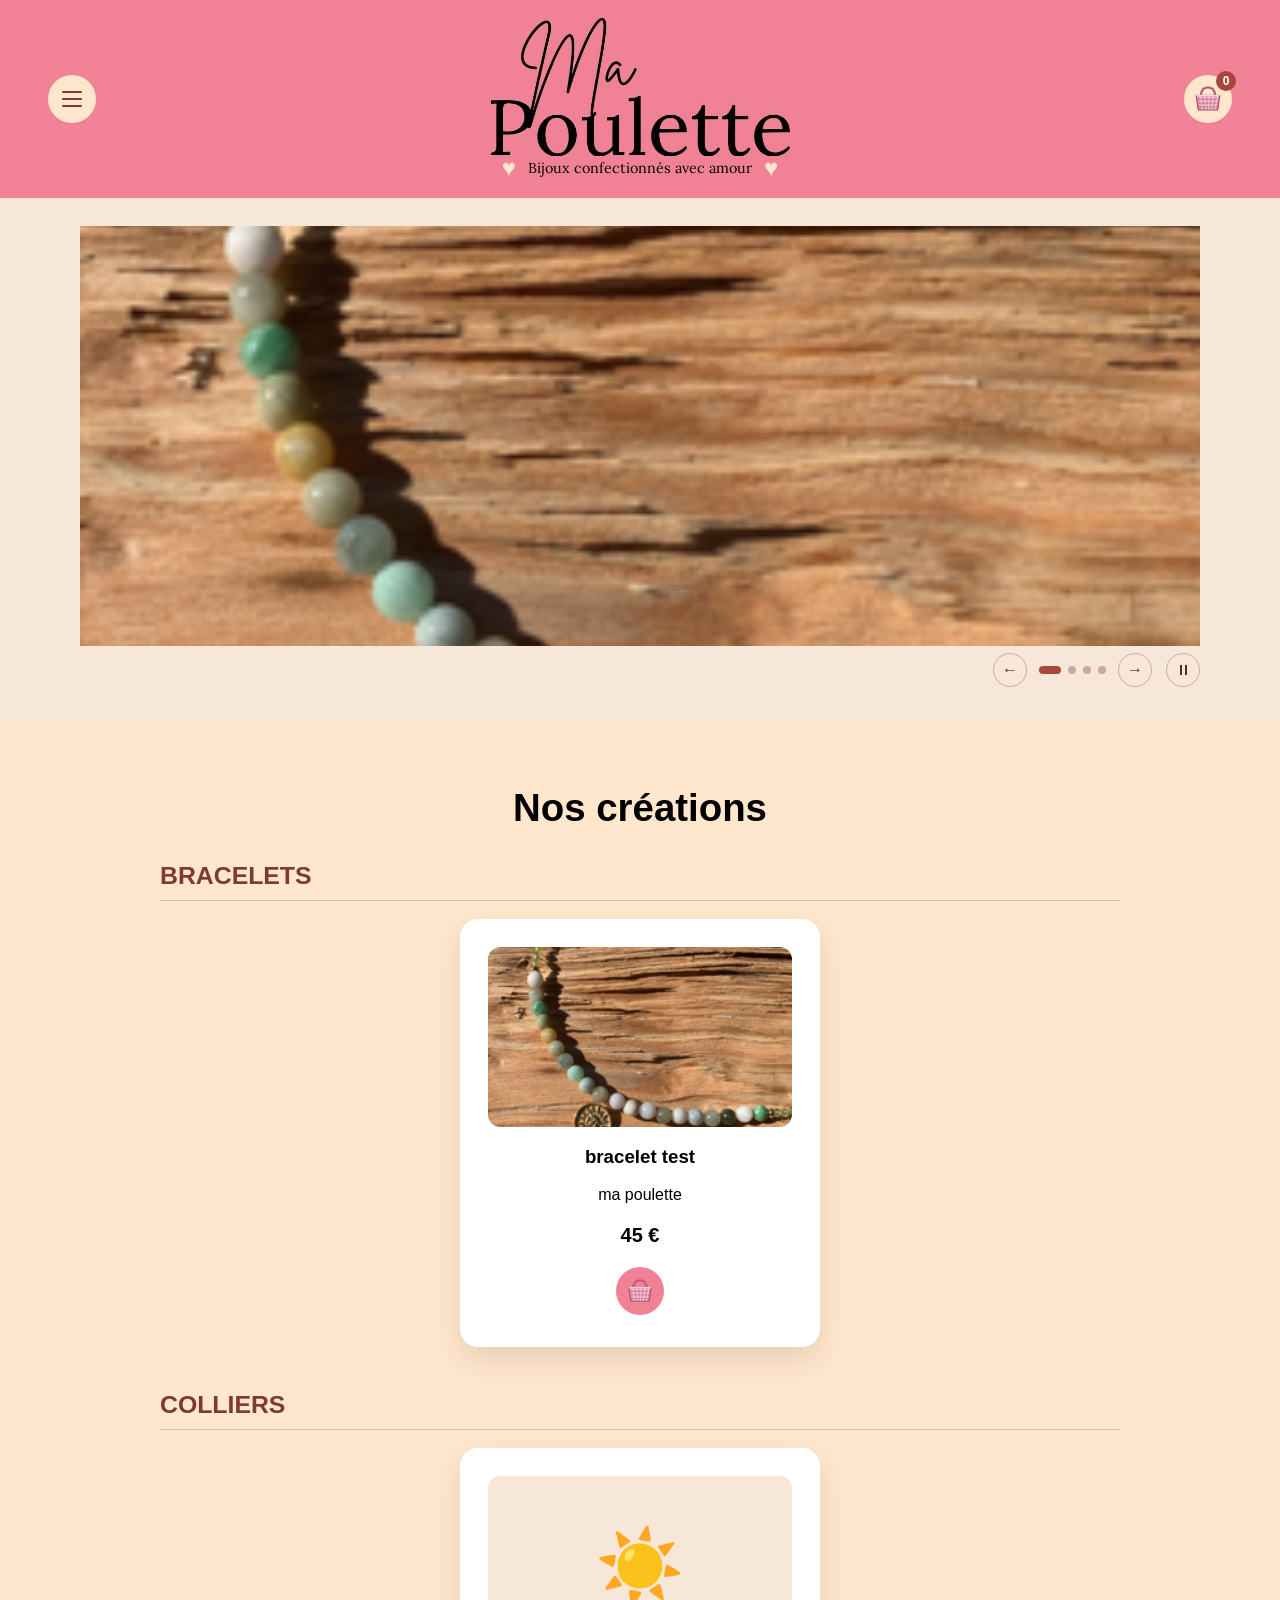
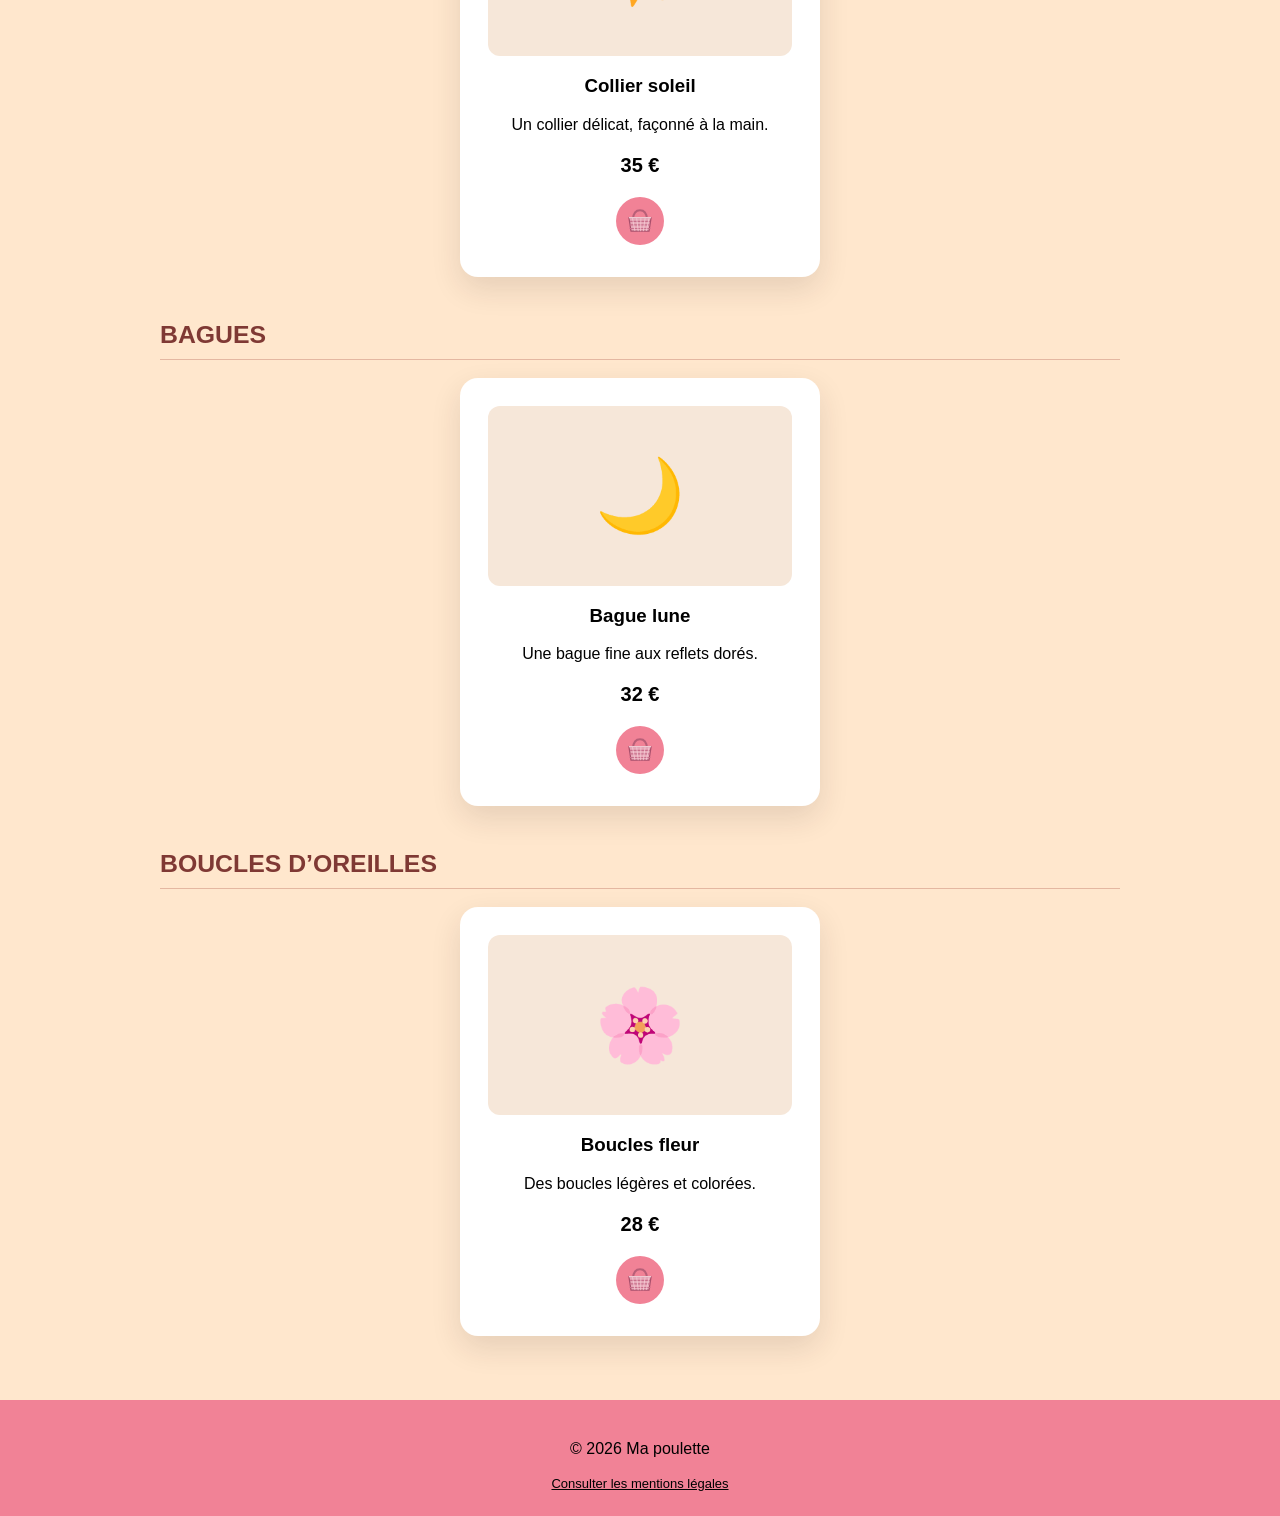
<file: index.html>
<!DOCTYPE html>
<html lang="fr">
<head>
  <meta charset="UTF-8">
  <meta name="viewport" content="width=device-width, initial-scale=1.0">
  <title>Ma poulette — Bijoux artisanaux</title>
  <link rel="stylesheet" href="https://fonts.googleapis.com/css2?family=Lora:wght@400;500&display=swap">
  <link rel="stylesheet" href="style.css">
</head>

<body>
  <header>
    <div class="menu-categories">
      <button id="bouton-menu-categories" class="bouton-menu-categories" type="button" aria-label="Ouvrir les catégories" aria-expanded="false" aria-controls="liens-categories">
        <span></span><span></span><span></span>
      </button>
      <nav id="liens-categories" class="liens-categories" aria-label="Aller directement à une catégorie" hidden>
        <a href="#bracelets">Bracelets</a>
        <a href="#colliers">Colliers</a>
        <a href="#bagues">Bagues</a>
        <a href="#boucles-oreilles">Boucles d’oreilles</a>
        <a href="custom.html">Créer mon bijou</a>
        <a href="atelier.html">Atelier</a>
      </nav>
    </div>
    <h1 class="titre-site"><img class="logo-titre" src="logo.png" alt="Ma Poulette"></h1>
    <p class="sous-titre-site"><span class="coeur-logo" aria-hidden="true">♥</span><span>Bijoux confectionnés avec amour</span><span class="coeur-logo" aria-hidden="true">♥</span></p>
    <a href="panier.html" class="panier-bouton" title="Voir mon panier">
      <span class="visually-hidden">Voir mon panier</span>
      <img src="panier-osier.svg" alt="">
      <span id="compteur-panier" class="compteur-panier" aria-live="polite">0</span>
    </a>
  </header>

  <section class="diaporama" aria-label="Diaporama de photos de bijoux">
    <div class="diaporama-interieur">
      <div class="diaporama-vues" aria-live="off">
        <article class="diapo is-active" aria-roledescription="diapositive" aria-label="1 sur 4">
          <img src="media/products/Capture d'écran 2026-09-25 210447.png" alt="Bracelet de perles aux nuances vertes et ivoire sur bois">
        </article>
        <article class="diapo" aria-roledescription="diapositive" aria-label="2 sur 4" aria-hidden="true">
          <img src="media/carousel/colliers-inspiration.jpg" alt="Plusieurs colliers fins portés ensemble">
        </article>
        <article class="diapo" aria-roledescription="diapositive" aria-label="3 sur 4" aria-hidden="true">
          <img src="media/carousel/bagues-inspiration.jpg" alt="Deux bagues dorées posées sur une pierre claire">
        </article>
        <article class="diapo" aria-roledescription="diapositive" aria-label="4 sur 4" aria-hidden="true">
          <img src="media/carousel/pendentifs-inspiration.jpg" alt="Pendentifs et chaînes dorés avec une pierre bleu profond">
        </article>
      </div>
      <div class="diaporama-commandes" aria-label="Commandes du diaporama">
        <button class="diapo-fleche" id="diapo-precedente" type="button" aria-label="Photo précédente">&larr;</button>
        <div class="diapo-points" aria-label="Choisir une photo">
          <button type="button" class="diapo-point is-active" aria-label="Afficher la photo 1" aria-current="true"></button>
          <button type="button" class="diapo-point" aria-label="Afficher la photo 2"></button>
          <button type="button" class="diapo-point" aria-label="Afficher la photo 3"></button>
          <button type="button" class="diapo-point" aria-label="Afficher la photo 4"></button>
        </div>
        <button class="diapo-fleche" id="diapo-suivante" type="button" aria-label="Photo suivante">&rarr;</button>
        <button class="diapo-pause" id="diapo-pause" type="button" aria-label="Mettre le diaporama en pause" aria-pressed="false"><span></span><span></span></button>
      </div>
    </div>
  </section>

  <main>
<h2>Nos créations</h2>

  <section class="catalogue-categories" id="liste-produits" aria-live="polite">
    <p class="catalogue-vide">Chargement des créations...</p>
  </section>
  </main>

  <footer>
    <p>© 2026 Ma poulette</p>
    <a href="mentions-legales.html" target="_blank" rel="noopener noreferrer">Consulter les mentions légales</a>
  </footer>
  <script src="script.js"></script>
</body>
</html>
</file>
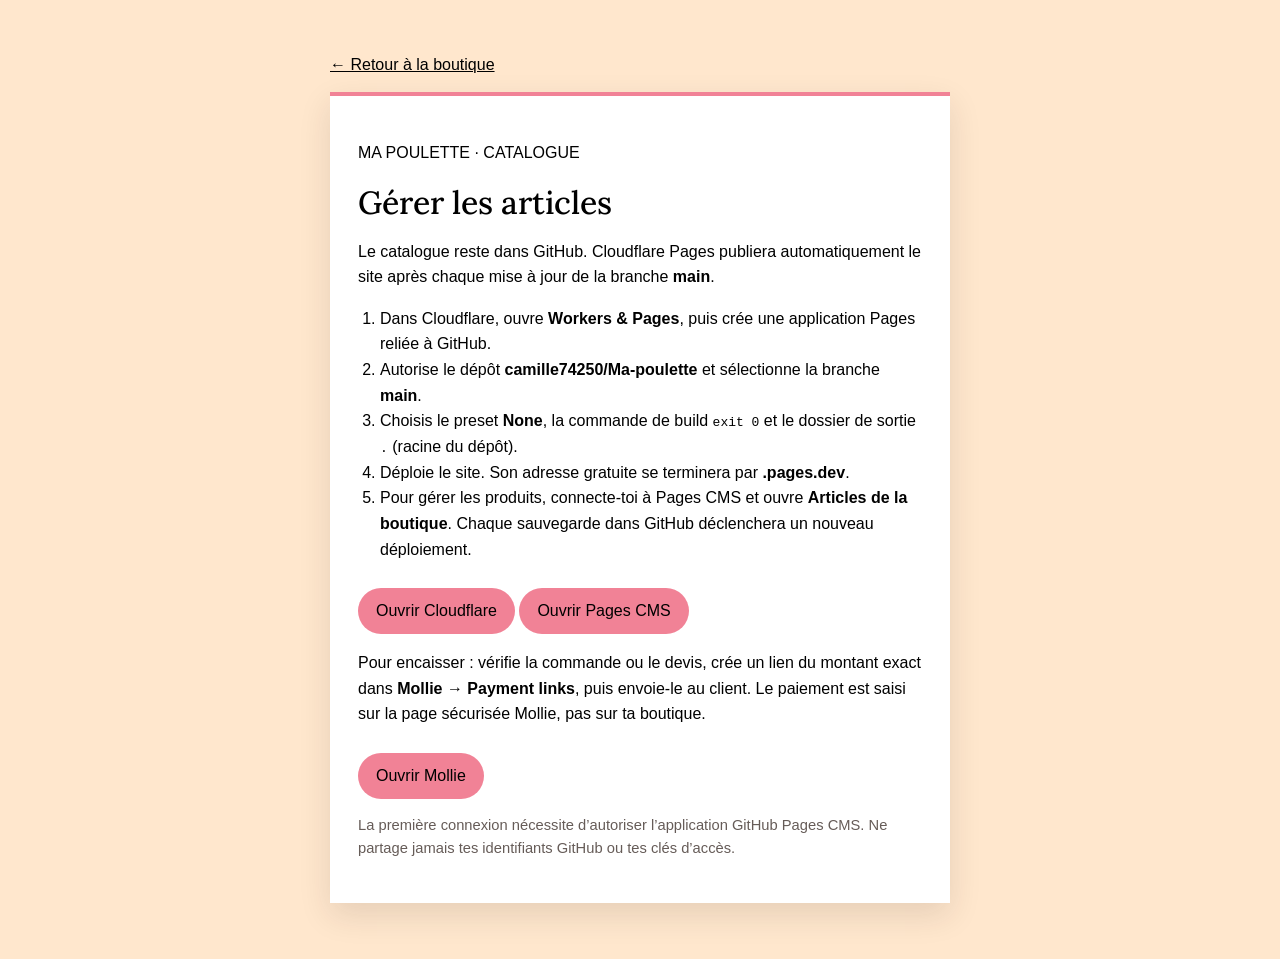
<file: admin.html>
<!DOCTYPE html>
<html lang="fr">
<head>
  <meta charset="UTF-8">
  <meta name="viewport" content="width=device-width, initial-scale=1.0">
  <meta name="theme-color" content="#ffe7cd">
  <title>Gérer la boutique — Ma poulette</title>
  <link rel="preconnect" href="https://fonts.googleapis.com">
  <link rel="preconnect" href="https://fonts.gstatic.com" crossorigin>
  <link href="https://fonts.googleapis.com/css2?family=Lora:wght@400;500;600&display=swap" rel="stylesheet">
  <link rel="stylesheet" href="style.css">
  <style>
    .cms-main { width: min(620px, calc(100% - 32px)); margin: 56px auto; }
    .cms-panel { padding: 28px; border-top: 4px solid #f18296; background: #fff; box-shadow: 0 12px 30px rgba(49, 37, 31, .12); }
    .cms-panel h1 { margin: 0 0 12px; font-family: "Lora", serif; font-size: 2rem; font-weight: 500; }
    .cms-panel p, .cms-panel li { line-height: 1.6; }
    .cms-panel ol { padding-left: 22px; }
    .cms-lien { display: inline-flex; align-items: center; min-height: 46px; margin-top: 10px; padding: 0 18px; border-radius: 999px; color: #000; background: #f18296; font-family: Arial, sans-serif; text-decoration: none; }
    .cms-lien:hover { background: #e97087; }
    .retour-boutique { display: inline-block; margin-bottom: 18px; color: #000; font-family: Arial, sans-serif; }
    .cms-note { color: #665c58; font-size: .92rem; }
    @media (max-width: 480px) { .cms-main { margin: 28px auto; } .cms-panel { padding: 22px 18px; } .cms-panel h1 { font-size: 1.6rem; } }
  </style>
</head>
<body>
  <main class="cms-main">
    <a class="retour-boutique" href="index.html">&larr; Retour à la boutique</a>
    <section class="cms-panel">
      <p class="eyebrow">MA POULETTE · CATALOGUE</p>
      <h1>Gérer les articles</h1>
      <p>Le catalogue reste dans GitHub. Cloudflare Pages publiera automatiquement le site après chaque mise à jour de la branche <strong>main</strong>.</p>
      <ol>
        <li>Dans Cloudflare, ouvre <strong>Workers &amp; Pages</strong>, puis crée une application Pages reliée à GitHub.</li>
        <li>Autorise le dépôt <strong>camille74250/Ma-poulette</strong> et sélectionne la branche <strong>main</strong>.</li>
        <li>Choisis le preset <strong>None</strong>, la commande de build <code>exit 0</code> et le dossier de sortie <code>.</code> (racine du dépôt).</li>
        <li>Déploie le site. Son adresse gratuite se terminera par <strong>.pages.dev</strong>.</li>
        <li>Pour gérer les produits, connecte-toi à Pages CMS et ouvre <strong>Articles de la boutique</strong>. Chaque sauvegarde dans GitHub déclenchera un nouveau déploiement.</li>
      </ol>
      <a class="cms-lien" href="https://dash.cloudflare.com/" target="_blank" rel="noopener noreferrer">Ouvrir Cloudflare</a>
      <a class="cms-lien" href="https://app.pagescms.org/" target="_blank" rel="noopener noreferrer">Ouvrir Pages CMS</a>
      <p>Pour encaisser : vérifie la commande ou le devis, crée un lien du montant exact dans <strong>Mollie → Payment links</strong>, puis envoie-le au client. Le paiement est saisi sur la page sécurisée Mollie, pas sur ta boutique.</p>
      <a class="cms-lien" href="https://my.mollie.com/dashboard" target="_blank" rel="noopener noreferrer">Ouvrir Mollie</a>
      <p class="cms-note">La première connexion nécessite d’autoriser l’application GitHub Pages CMS. Ne partage jamais tes identifiants GitHub ou tes clés d’accès.</p>
    </section>
  </main>
</body>
</html>
</file>
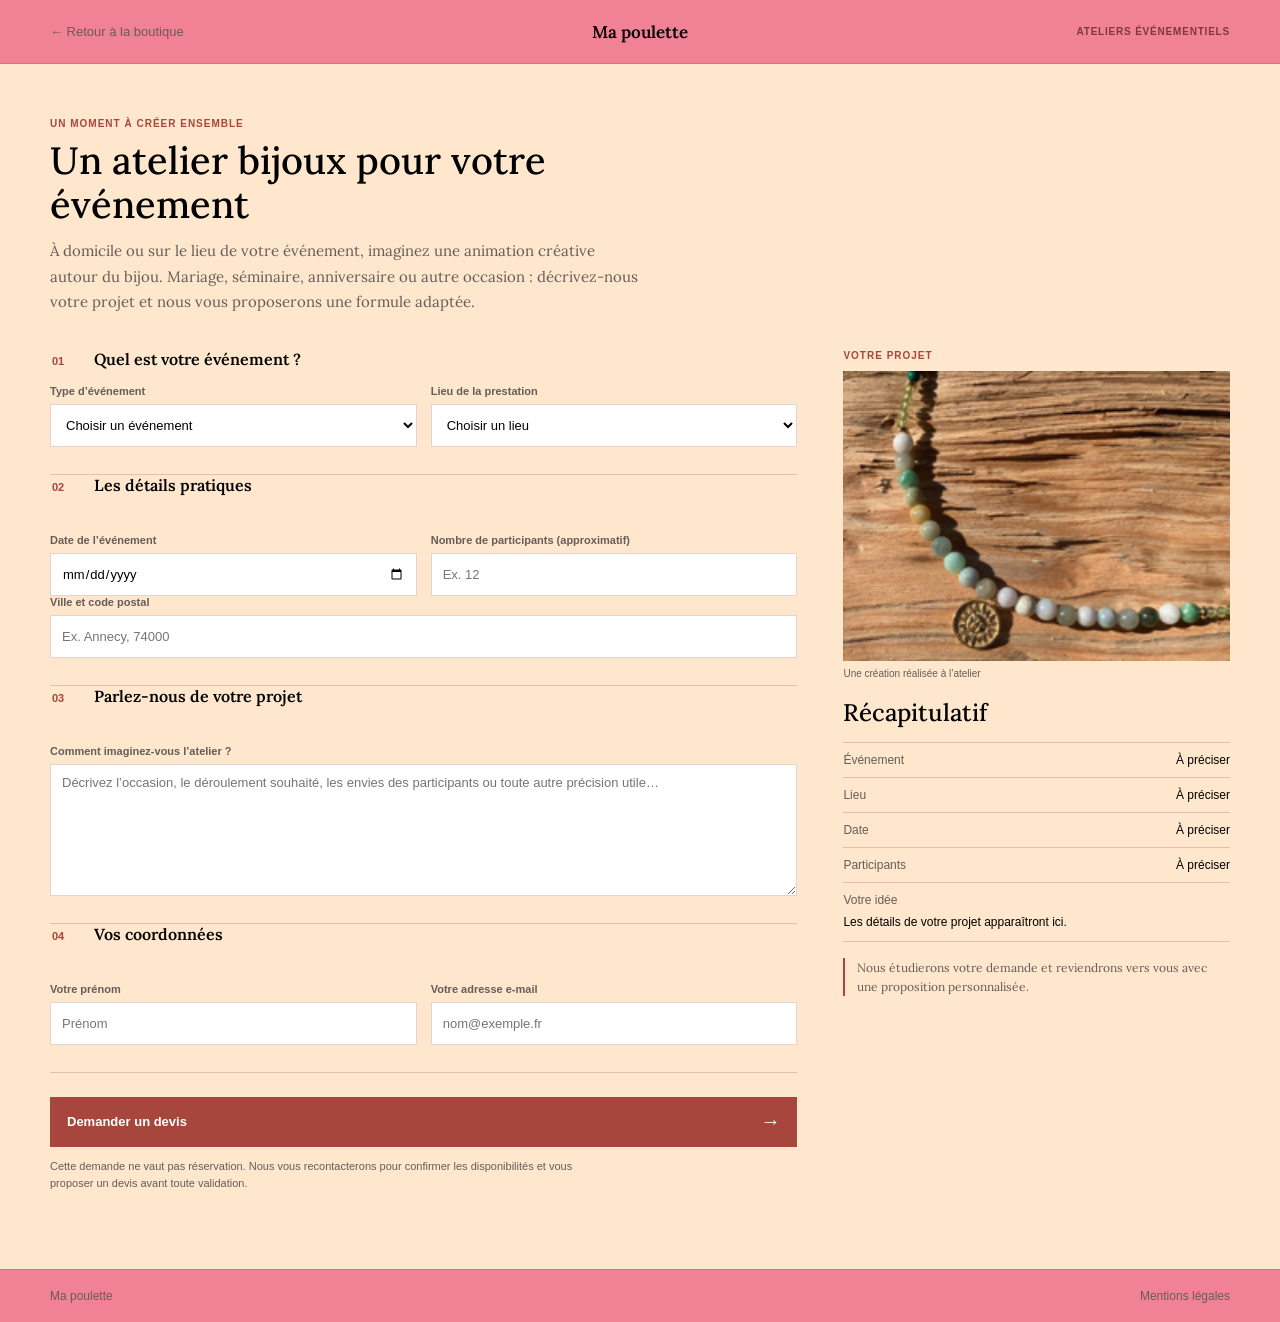
<file: atelier.html>
<!DOCTYPE html>
<html lang="fr">
<head>
  <meta charset="UTF-8">
  <meta name="viewport" content="width=device-width, initial-scale=1.0">
  <meta name="theme-color" content="#f7e8dc">
  <title>Atelier bijoux pour vos événements — Ma poulette</title>
  <link rel="preconnect" href="https://fonts.googleapis.com">
  <link rel="preconnect" href="https://fonts.gstatic.com" crossorigin>
  <link href="https://fonts.googleapis.com/css2?family=Lora:wght@400;500;600&display=swap" rel="stylesheet">
  <link rel="stylesheet" href="custom.css">
</head>
<body>
  <header class="atelier-header">
    <a class="retour-boutique" href="index.html">&larr; Retour à la boutique</a>
    <a class="atelier-marque" href="index.html">Ma poulette</a>
    <span class="atelier-label">ATELIERS ÉVÉNEMENTIELS</span>
  </header>

  <main class="atelier-main">
    <div class="intro-atelier">
      <p class="surtitre">UN MOMENT À CRÉER ENSEMBLE</p>
      <h1>Un atelier bijoux pour votre événement</h1>
      <p>À domicile ou sur le lieu de votre événement, imaginez une animation créative autour du bijou. Mariage, séminaire, anniversaire ou autre occasion : décrivez-nous votre projet et nous vous proposerons une formule adaptée.</p>
    </div>

    <div class="configurateur">
      <form id="formulaire-atelier">
        <fieldset class="groupe-choix">
          <legend><span class="numero-etape">01</span> Quel est votre événement ?</legend>
          <div class="champ-double">
            <label class="champ-select"><span>Type d’événement</span><select name="evenement" required><option value="">Choisir un événement</option><option>Mariage</option><option>Séminaire</option><option>Anniversaire</option><option>EVJF / EVG</option><option>Fête privée</option><option>Autre</option></select></label>
            <label class="champ-select"><span>Lieu de la prestation</span><select name="lieu" required><option value="">Choisir un lieu</option><option>À domicile</option><option>Sur le lieu de l’événement</option></select></label>
          </div>
        </fieldset>

        <fieldset class="groupe-choix">
          <legend><span class="numero-etape">02</span> Les détails pratiques</legend>
          <div class="champ-double">
            <label class="champ-select"><span>Date de l’événement</span><input name="date" type="date" required></label>
            <label class="champ-select"><span>Nombre de participants (approximatif)</span><input name="participants" type="number" min="1" max="500" inputmode="numeric" placeholder="Ex. 12"></label>
          </div>
          <label class="champ-select champ-message"><span>Ville et code postal</span><input name="ville" type="text" autocomplete="postal-code" required placeholder="Ex. Annecy, 74000"></label>
        </fieldset>

        <fieldset class="groupe-choix">
          <legend><span class="numero-etape">03</span> Parlez-nous de votre projet</legend>
          <label class="champ-select"><span>Comment imaginez-vous l’atelier ?</span><textarea name="message" rows="5" maxlength="1500" required placeholder="Décrivez l’occasion, le déroulement souhaité, les envies des participants ou toute autre précision utile…"></textarea></label>
        </fieldset>

        <fieldset class="groupe-choix coordonnees-groupe">
          <legend><span class="numero-etape">04</span> Vos coordonnées</legend>
          <div class="champ-double">
            <label class="champ-select"><span>Votre prénom</span><input name="prenom" type="text" autocomplete="given-name" required placeholder="Prénom"></label>
            <label class="champ-select"><span>Votre adresse e-mail</span><input name="email" type="email" autocomplete="email" required placeholder="nom@exemple.fr"></label>
          </div>
        </fieldset>

        <button class="envoyer-demande" type="submit">Demander un devis <span aria-hidden="true">&rarr;</span></button>
        <p class="note-envoi">Cette demande ne vaut pas réservation. Nous vous recontacterons pour confirmer les disponibilités et vous proposer un devis avant toute validation.</p>
      </form>

      <aside class="resume-atelier" aria-live="polite">
        <p class="resume-surtitre">VOTRE PROJET</p>
        <img class="photo-exemple" src="media/products/Capture d'écran 2026-09-25 210447.png" alt="Bracelet de perles réalisé à l’atelier">
        <p class="legende-photo">Une création réalisée à l’atelier</p>
        <h2>Récapitulatif</h2>
        <dl class="resume-details">
          <div><dt>Événement</dt><dd id="resume-evenement">À préciser</dd></div>
          <div><dt>Lieu</dt><dd id="resume-lieu">À préciser</dd></div>
          <div><dt>Date</dt><dd id="resume-date">À préciser</dd></div>
          <div><dt>Participants</dt><dd id="resume-participants">À préciser</dd></div>
          <div class="resume-demande-ligne"><dt>Votre idée</dt><dd id="resume-demande">Les détails de votre projet apparaîtront ici.</dd></div>
        </dl>
        <p class="resume-note">Nous étudierons votre demande et reviendrons vers vous avec une proposition personnalisée.</p>
      </aside>
    </div>
  </main>

  <footer class="atelier-footer"><a href="index.html">Ma poulette</a><a href="mentions-legales.html">Mentions légales</a></footer>
  <script src="atelier.js"></script>
</body>
</html>
</file>
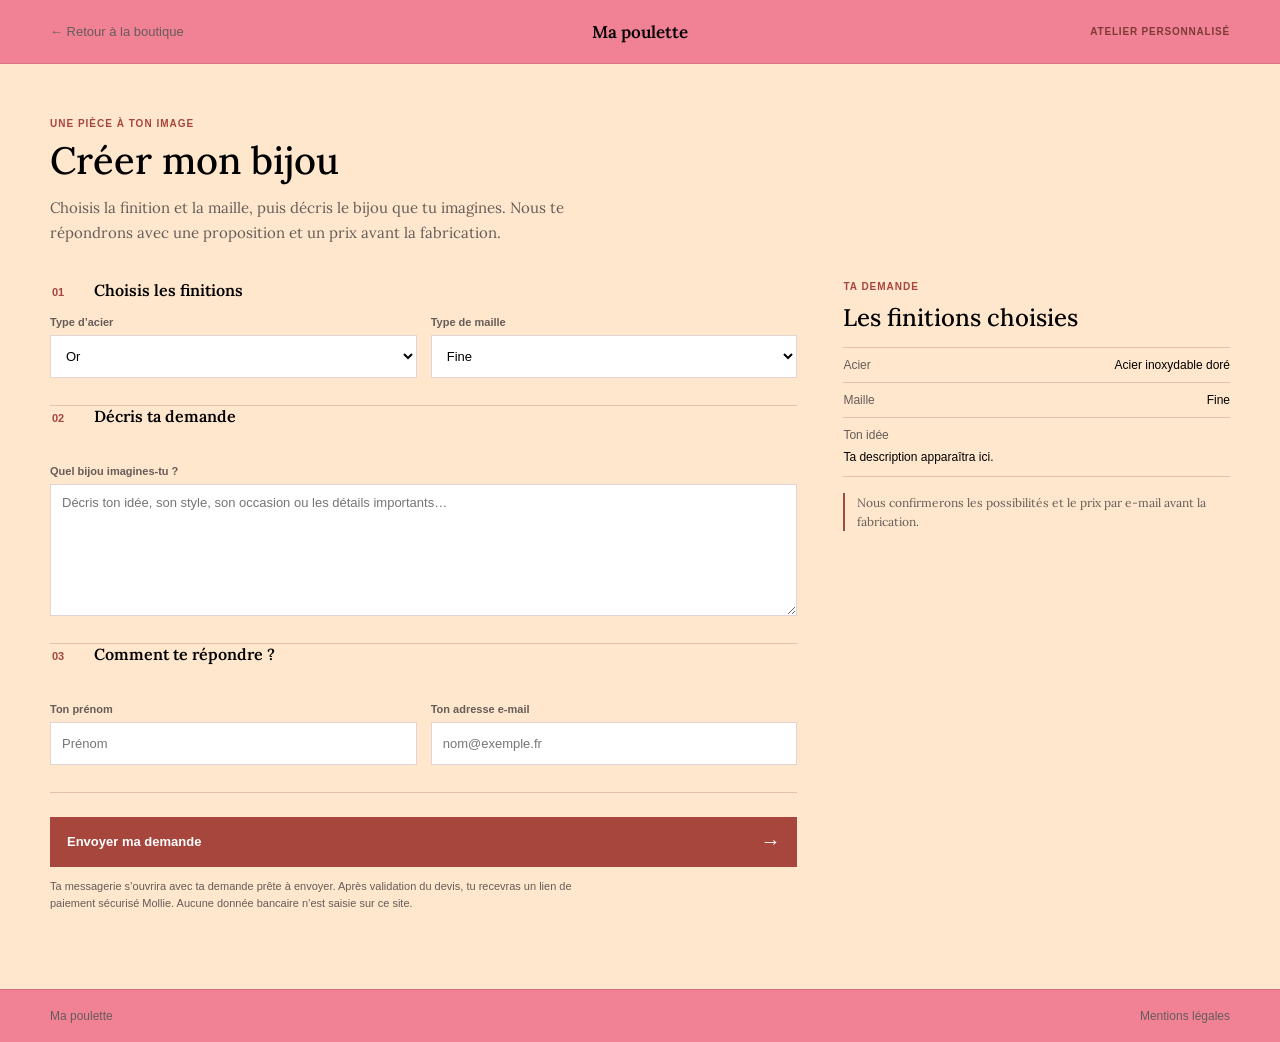
<file: custom.html>
<!DOCTYPE html>
<html lang="fr">
<head>
  <meta charset="UTF-8">
  <meta name="viewport" content="width=device-width, initial-scale=1.0">
  <meta name="theme-color" content="#f7e8dc">
  <title>Créer mon bijou — Ma poulette</title>
  <link rel="preconnect" href="https://fonts.googleapis.com">
  <link rel="preconnect" href="https://fonts.gstatic.com" crossorigin>
  <link href="https://fonts.googleapis.com/css2?family=Lora:wght@400;500;600&display=swap" rel="stylesheet">
  <link rel="stylesheet" href="custom.css">
</head>
<body>
  <header class="atelier-header">
    <a class="retour-boutique" href="index.html">&larr; Retour à la boutique</a>
    <a class="atelier-marque" href="index.html">Ma poulette</a>
    <span class="atelier-label">ATELIER PERSONNALISÉ</span>
  </header>

  <main class="atelier-main">
    <div class="intro-atelier">
      <p class="surtitre">UNE PIÈCE À TON IMAGE</p>
      <h1>Créer mon bijou</h1>
      <p>Choisis la finition et la maille, puis décris le bijou que tu imagines. Nous te répondrons avec une proposition et un prix avant la fabrication.</p>
    </div>

    <div class="configurateur">
      <form id="formulaire-personnalisation">
        <fieldset class="groupe-choix">
          <legend><span class="numero-etape">01</span> Choisis les finitions</legend>
          <div class="champ-double">
            <label class="champ-select"><span>Type d’acier</span><select name="metal"><option value="Acier inoxydable doré">Or</option><option value="Acier inoxydable argenté">Argent</option></select></label>
            <label class="champ-select"><span>Type de maille</span><select name="maille"><option>Fine</option><option>Moyenne</option><option>Grande</option></select></label>
          </div>
        </fieldset>

        <fieldset class="groupe-choix">
          <legend><span class="numero-etape">02</span> Décris ta demande</legend>
          <label class="champ-select champ-message"><span>Quel bijou imagines-tu ?</span><textarea name="message" rows="5" maxlength="1000" required placeholder="Décris ton idée, son style, son occasion ou les détails importants…"></textarea></label>
        </fieldset>

        <fieldset class="groupe-choix coordonnees-groupe">
          <legend><span class="numero-etape">03</span> Comment te répondre ?</legend>
          <div class="champ-double">
            <label class="champ-select"><span>Ton prénom</span><input name="prenom" type="text" autocomplete="given-name" required placeholder="Prénom"></label>
            <label class="champ-select"><span>Ton adresse e-mail</span><input name="email" type="email" autocomplete="email" required placeholder="nom@exemple.fr"></label>
          </div>
        </fieldset>

        <button class="envoyer-demande" type="submit">Envoyer ma demande <span aria-hidden="true">&rarr;</span></button>
        <p class="note-envoi">Ta messagerie s’ouvrira avec ta demande prête à envoyer. Après validation du devis, tu recevras un lien de paiement sécurisé Mollie. Aucune donnée bancaire n’est saisie sur ce site.</p>
      </form>

      <aside class="resume-atelier" aria-live="polite">
        <p class="resume-surtitre">TA DEMANDE</p>
        <h2>Les finitions choisies</h2>
        <dl class="resume-details">
          <div><dt>Acier</dt><dd id="resume-metal">Acier inoxydable doré</dd></div>
          <div><dt>Maille</dt><dd id="resume-maille">Fine</dd></div>
          <div class="resume-demande-ligne"><dt>Ton idée</dt><dd id="resume-demande">Ta description apparaîtra ici.</dd></div>
        </dl>
        <p class="resume-note">Nous confirmerons les possibilités et le prix par e-mail avant la fabrication.</p>
      </aside>
    </div>
  </main>

  <footer class="atelier-footer"><a href="index.html">Ma poulette</a><a href="mentions-legales.html">Mentions légales</a></footer>
  <script src="custom.js"></script>
</body>
</html>
</file>
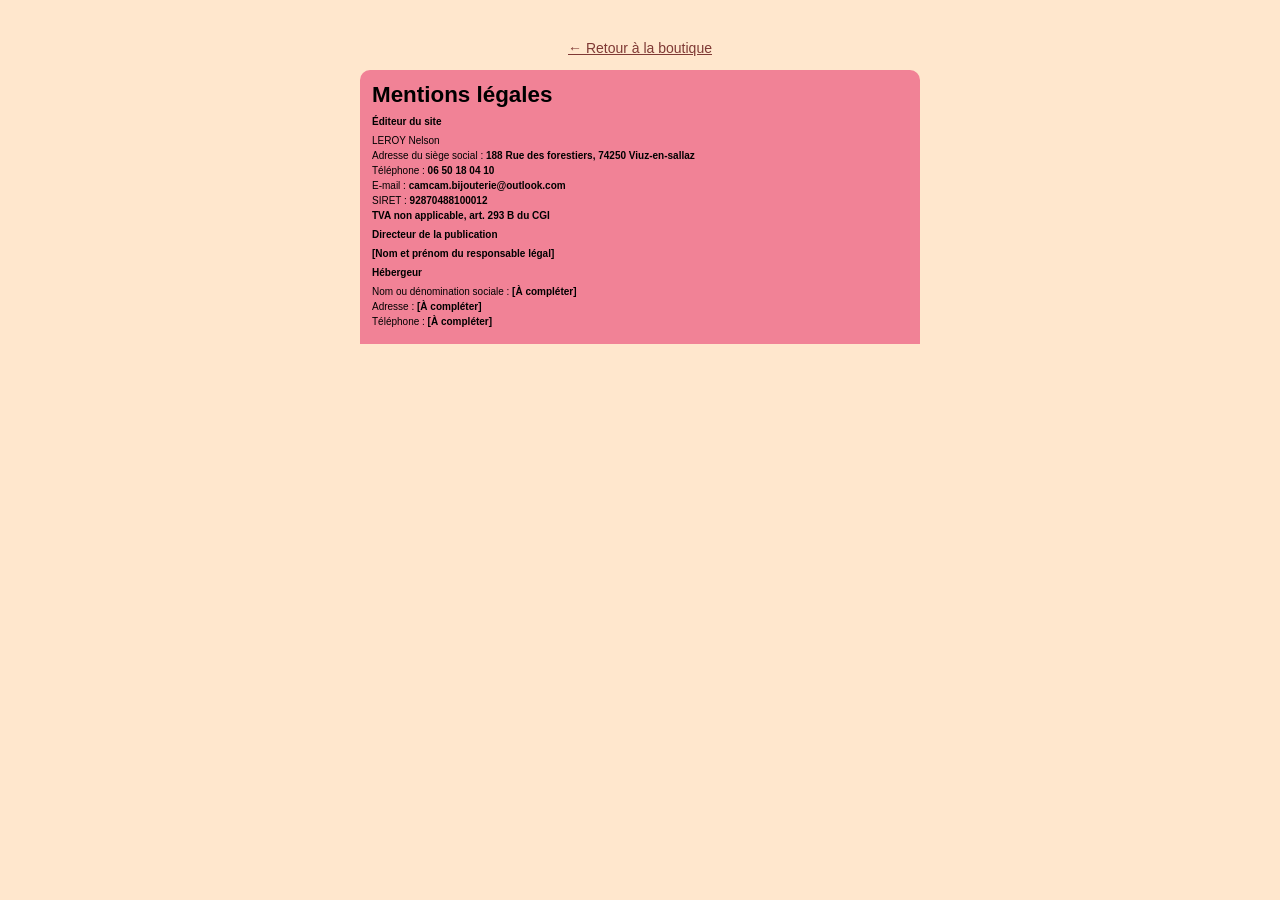
<file: mentions-legales.html>
<!DOCTYPE html>
<html lang="fr">
<head>
  <meta charset="UTF-8">
  <meta name="viewport" content="width=device-width, initial-scale=1.0">
  <title>Mentions légales — Ma poulette</title>
  <link rel="stylesheet" href="style.css">
</head>
<body>
  <main class="page-mentions">
    <a class="retour-boutique-mentions" href="index.html">&larr; Retour à la boutique</a>
    <section class="mentions-legales" aria-labelledby="titre-mentions-legales">
      <h1 id="titre-mentions-legales">Mentions légales</h1>

      <dl>
        <dt>Éditeur du site</dt>
        <dd>LEROY Nelson</dd>
        <dd>Adresse du siège social : <strong>188 Rue des forestiers, 74250 Viuz-en-sallaz</strong></dd>
        <dd>Téléphone : <strong>06 50 18 04 10</strong></dd>
        <dd>E-mail : <strong>camcam.bijouterie@outlook.com</strong></dd>
        <dd>SIRET : <strong>92870488100012</strong></dd>
        <dd><strong>TVA non applicable, art. 293 B du CGI</strong></dd>
      </dl>

      <dl>
        <dt>Directeur de la publication</dt>
        <dd><strong>[Nom et prénom du responsable légal]</strong></dd>
      </dl>

      <dl>
        <dt>Hébergeur</dt>
        <dd>Nom ou dénomination sociale : <strong>[À compléter]</strong></dd>
        <dd>Adresse : <strong>[À compléter]</strong></dd>
        <dd>Téléphone : <strong>[À compléter]</strong></dd>
      </dl>
    </section>
  </main>
</body>
</html>
</file>
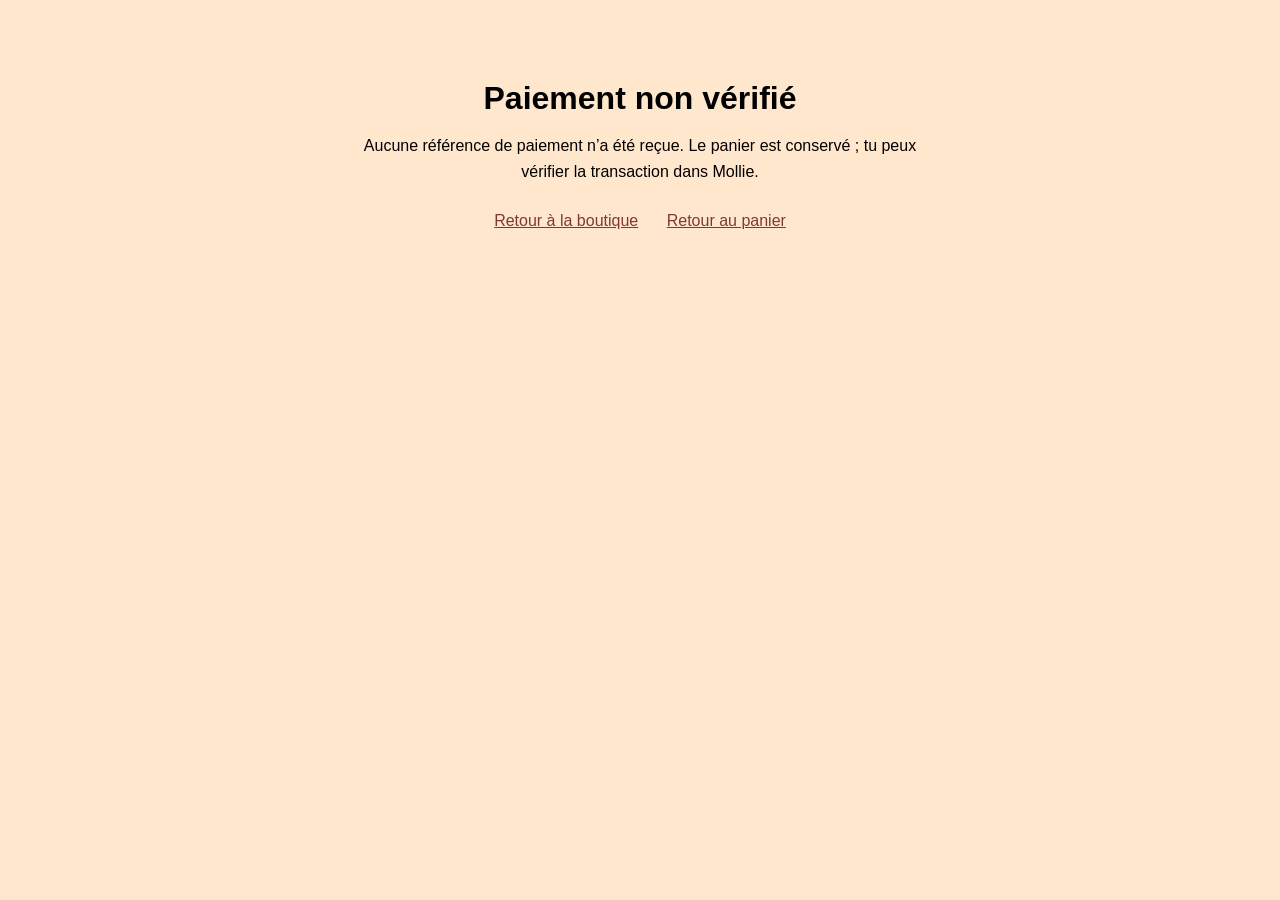
<file: paiement.html>
<!DOCTYPE html>
<html lang="fr">
<head>
  <meta charset="UTF-8">
  <meta name="viewport" content="width=device-width, initial-scale=1.0">
  <title>État du paiement — Ma poulette</title>
  <link rel="stylesheet" href="style.css">
</head>
<body>
  <main class="retour-paiement" aria-live="polite">
    <h1 id="titre-paiement">Vérification du paiement</h1>
    <p id="message-paiement">Nous vérifions le statut auprès de Mollie…</p>
    <a href="index.html">Retour à la boutique</a>
    <a href="panier.html">Retour au panier</a>
  </main>
  <script src="paiement.js"></script>
</body>
</html>
</file>
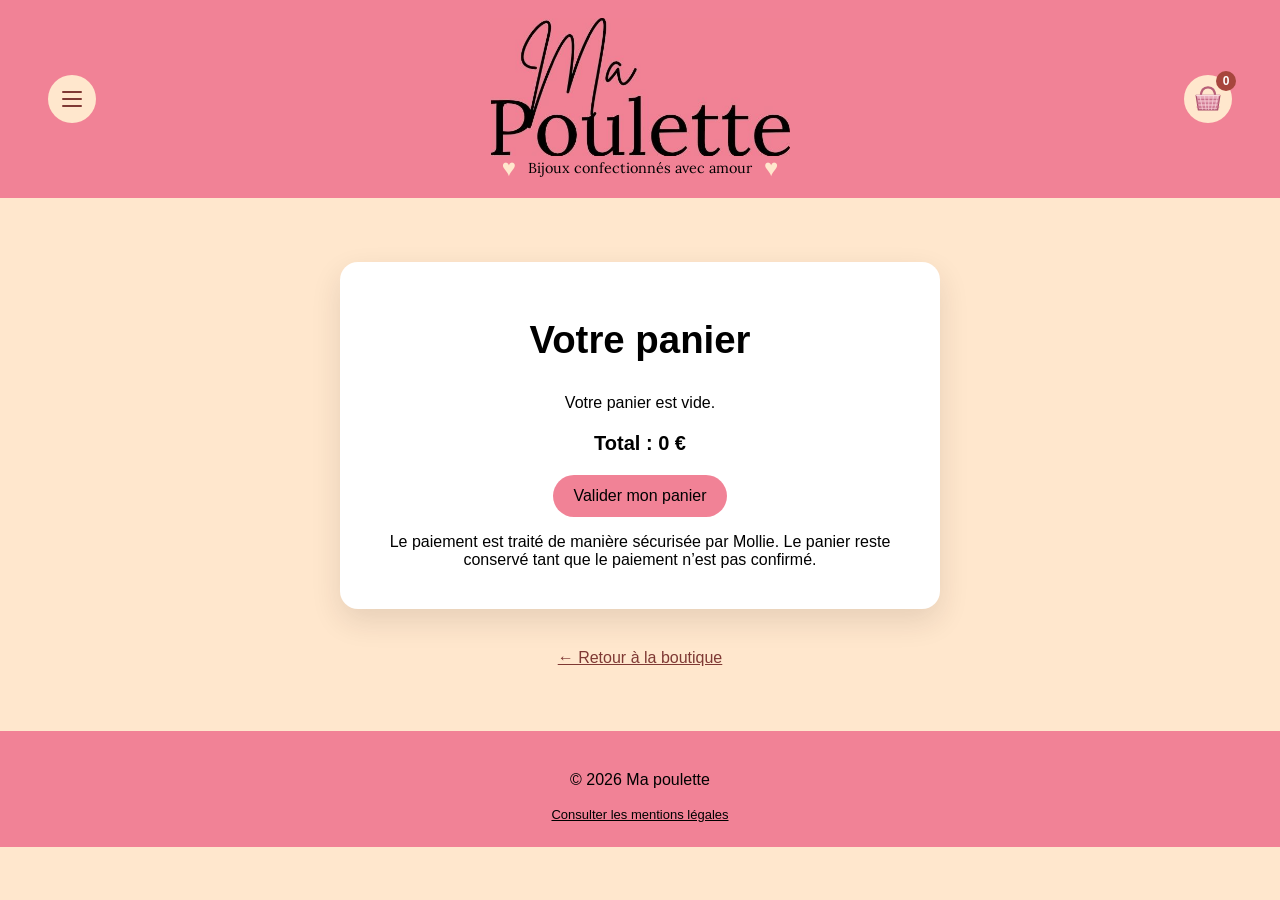
<file: panier.html>
<!DOCTYPE html>
<html lang="fr">
<head>
  <meta charset="UTF-8">
  <meta name="viewport" content="width=device-width, initial-scale=1.0">
  <title>Votre panier — Ma poulette</title>
  <link rel="stylesheet" href="https://fonts.googleapis.com/css2?family=Lora:wght@400;500&display=swap">
  <link rel="stylesheet" href="style.css">
</head>
<body>
  <header>
    <div class="menu-categories">
      <button id="bouton-menu-categories" class="bouton-menu-categories" type="button" aria-label="Ouvrir les catégories" aria-expanded="false" aria-controls="liens-categories">
        <span></span><span></span><span></span>
      </button>
      <nav id="liens-categories" class="liens-categories" aria-label="Aller directement à une catégorie" hidden>
        <a href="index.html#bracelets">Bracelets</a>
        <a href="index.html#colliers">Colliers</a>
        <a href="index.html#bagues">Bagues</a>
        <a href="index.html#boucles-oreilles">Boucles d’oreilles</a>
        <a href="custom.html">Créer mon bijou</a>
        <a href="atelier.html">Atelier</a>
      </nav>
    </div>
    <h1 class="titre-site"><a href="index.html" aria-label="Ma Poulette, accueil"><img class="logo-titre" src="logo.png" alt=""></a></h1>
    <p class="sous-titre-site"><span class="coeur-logo" aria-hidden="true">♥</span><span>Bijoux confectionnés avec amour</span><span class="coeur-logo" aria-hidden="true">♥</span></p>
    <a href="panier.html" class="panier-bouton" title="Voir mon panier" aria-label="Votre panier">
      <img src="panier-osier.svg" alt="">
      <span id="compteur-panier" class="compteur-panier" aria-live="polite">0</span>
    </a>
  </header>

  <main>
    <section id="panier" aria-labelledby="titre-panier">
      <h2 id="titre-panier">Votre panier</h2>
      <div id="liste-panier" aria-live="polite">
        <p>Votre panier est vide.</p>
      </div>
      <p class="total-panier">Total : <span id="total-panier">0</span> €</p>
      <button id="envoyer-commande" type="button">Valider mon panier</button>
      <p id="erreur-paiement" class="erreur-paiement" role="alert" hidden></p>
      <p class="note-commande">Le paiement est traité de manière sécurisée par Mollie. Le panier reste conservé tant que le paiement n’est pas confirmé.</p>
    </section>
    <a class="retour-boutique-panier" href="index.html">← Retour à la boutique</a>
  </main>

  <footer>
    <p>© 2026 Ma poulette</p>
    <a href="mentions-legales.html" target="_blank" rel="noopener noreferrer">Consulter les mentions légales</a>
  </footer>
  <script src="script.js"></script>
</body>
</html>
</file>
<file: style.css>
* {
  box-sizing: border-box;
}

body {
  margin: 0;
  color: #000;
  background: #ffe7cd;
  font-family: Arial, sans-serif;
}

header {
  display: grid;
  grid-template-columns: 48px minmax(0, 1fr) 48px;
  grid-template-rows: auto auto;
  align-items: center;
  column-gap: 20px;
  position: relative;
  padding: 18px clamp(16px, 4vw, 48px);
  text-align: center;
  color: #000;
  background: #f18296;
}

.titre-site {
  grid-column: 2;
  grid-row: 1;
  position: relative;
  width: min(33vw, 300px);
  aspect-ratio: 578 / 266;
  margin: 0;
  justify-self: center;
  overflow: hidden;
}

.logo-titre {
  position: absolute;
  top: -68.5%;
  left: -16.4%;
  width: 132.8%;
  max-width: none;
  height: auto;
}

.sous-titre-site {
  grid-column: 2;
  grid-row: 2;
  display: flex;
  flex-wrap: wrap;
  align-items: center;
  justify-content: center;
  gap: 12px;
  margin: 0;
  font-size: 0.9rem;
  font-family: "Lora", serif;
}

.coeur-logo {
  color: #ffe7cd;
  font-family: Arial, sans-serif;
  font-size: 1.5rem;
  line-height: 1;
}

.diaporama {
  padding: 28px 24px;
  background: #f6e7d9;
}

.diaporama-interieur {
  width: min(1120px, 100%);
  margin: 0 auto;
}

.diaporama-vues {
  position: relative;
  height: clamp(320px, 34vw, 420px);
  overflow: hidden;
  background: #f1d9d1;
}

.diapo {
  position: absolute;
  inset: 0;
  display: grid;
  grid-template-columns: minmax(0, 1fr);
  grid-template-rows: minmax(0, 1fr);
  align-items: stretch;
  min-height: 0;
  overflow: hidden;
  max-width: none;
  margin: 0;
  padding: 0;
  border-radius: 0;
  background: transparent;
  box-shadow: none;
  text-align: left;
  opacity: 0;
  visibility: hidden;
  transition: opacity 550ms ease, visibility 550ms ease;
}

.diapo.is-active {
  opacity: 1;
  visibility: visible;
}

.diapo > img {
  display: block;
  width: 100%;
  height: 100%;
  min-width: 0;
  min-height: 0;
  object-fit: cover;
  object-position: center 48%;
  background: #e1d8d0;
}

.diapo > img[src*="colliers-inspiration"] {
  object-position: center 42%;
}

.diaporama-commandes {
  display: flex;
  min-height: 48px;
  align-items: center;
  justify-content: flex-end;
  gap: 12px;
}

.diapo-fleche, .diapo-pause {
  display: grid;
  width: 34px;
  height: 34px;
  flex: 0 0 auto;
  place-items: center;
  padding: 0;
  border: 1px solid rgba(127, 57, 52, 0.35);
  border-radius: 50%;
  color: #542c2b;
  background: transparent;
  font-family: Arial, sans-serif;
  font-size: 16px;
}

.diapo-fleche:hover, .diapo-pause:hover { background: #efdbd2; }
.diapo-points { display: flex; align-items: center; gap: 7px; }
.diapo-point { width: 8px; height: 8px; padding: 0; border: 0; border-radius: 50%; background: #c8aaa0; }
.diapo-point.is-active { width: 22px; border-radius: 8px; background: #a7463d; }
.diapo-pause { display: flex; align-items: center; justify-content: center; gap: 3px; margin-left: 2px; }
.diapo-pause span { width: 2px; height: 10px; background: currentColor; }
.diapo-pause[aria-pressed="true"] span:first-child { width: 0; height: 0; border-top: 5px solid transparent; border-bottom: 5px solid transparent; border-left: 7px solid currentColor; background: transparent; }
.diapo-pause[aria-pressed="true"] span:last-child { display: none; }

@media (prefers-reduced-motion: reduce) {
  .diapo { transition: none; }
}

@media (max-width: 480px) {
  header {
    grid-template-columns: 40px minmax(0, 1fr) 40px;
    column-gap: 8px;
    padding: 12px;
  }

  .titre-site {
    width: min(62vw, 230px);
  }

  .sous-titre-site {
    gap: 6px;
    font-size: 0.68rem;
  }
}

h1 {
  margin: 0;
  font-size: 4rem;
}

main {
  width: 90%;
  max-width: 960px;
  margin: 64px auto;
}

h2 {
  text-align: center;
  font-size: 2.4rem;
}

article {
  max-width: 360px;
  margin: 36px auto;
  padding: 28px;
  text-align: center;
  background: white;
  border-radius: 18px;
  box-shadow: 0 12px 30px rgba(49, 37, 31, 0.12);
}

button {
  padding: 12px 20px;
  border: 0;
  border-radius: 999px;
  color: #000;
  background: #a7463d;
  font-size: 16px;
  cursor: pointer;
}

.bouton-panier-icon {
  width: 48px;
  height: 48px;
  padding: 0;
  background: #f18296;
  line-height: 1;
}

.bouton-panier-icon img {
  width: 30px;
  height: 30px;
  display: block;
  margin: auto;
}

footer {
  padding: 24px;
  text-align: center;
  color: #000;
  background: #f18296;
}

footer a {
  color: #000;
  font-size: 13px;
}

.mentions-legales {
  max-width: 560px;
  margin: 12px auto 0;
  padding: 10px 12px;
  color: #000;
  background: #f18296;
  text-align: left;
  font-size: 10px;
  line-height: 1.3;
  border-radius: 10px 10px 0 0;
}

.mentions-legales h1 {
  margin-top: 0;
  color: #000;
  font-size: 1.4rem;
}

.page-mentions {
  max-width: 600px;
  margin: 40px auto;
}

.retour-boutique-mentions {
  display: block;
  width: fit-content;
  margin: 0 auto 14px;
  color: #7f3934;
  font-size: 14px;
}

.mentions-legales dl {
  margin: 6px 0;
}

.mentions-legales dt {
  margin-bottom: 6px;
  font-weight: bold;
}

.mentions-legales dd {
  margin: 2px 0;
}
.catalogue-categories {
  display: grid;
  gap: 44px;
}

.titre-categorie {
  margin: 0 0 18px;
  padding-bottom: 10px;
  border-bottom: 1px solid rgba(167, 70, 61, 0.3);
  color: #7f3934;
  font-size: 1.55rem;
  text-align: left;
}

.produits {
  display: grid;
  grid-template-columns: repeat(auto-fit, minmax(min(100%, 260px), 1fr));
  align-items: stretch;
  gap: 24px;
}

.produits .article-produit {
  width: 100%;
  max-width: 360px;
  margin: 0 auto;
}

.photo-bijou {
  display: grid;
  width: 100%;
  height: 180px;
  overflow: hidden;
  place-items: center;
  border-radius: 12px;
  background: #f6e7d9;
  font-size: 72px;
}

.prix {
  color: #000;
  font-size: 20px;
  font-weight: bold;
}
.photo-bijou img {
  width: 100%;
  height: 180px;
  object-fit: cover;
  border-radius: 12px;
}

.panier-bouton {
  position: relative;
  grid-column: 3;
  grid-row: 1 / span 2;
  justify-self: end;
  display: grid;
  width: 48px;
  height: 48px;
  place-items: center;
  padding: 0;
  border-radius: 50%;
  color: #000;
  background: #ffe7cd;
  text-decoration: none;
}

.panier-bouton img {
  width: 32px;
  height: 32px;
}

.compteur-panier {
  position: absolute;
  top: -4px;
  right: -4px;
  display: grid;
  min-width: 20px;
  height: 20px;
  place-items: center;
  padding: 0 5px;
  border-radius: 999px;
  color: #fff;
  background: #a7463d;
  font-size: 12px;
  font-weight: bold;
  line-height: 1;
}

.visually-hidden {
  position: absolute;
  width: 1px;
  height: 1px;
  overflow: hidden;
  clip: rect(0, 0, 0, 0);
  white-space: nowrap;
}

#panier {
  width: 90%;
  max-width: 600px;
  margin: 40px auto;
  padding: 24px;
  text-align: center;
  background: white;
  border-radius: 18px;
  box-shadow: 0 12px 30px rgba(49, 37, 31, 0.12);
}

.total-panier {
  font-size: 20px;
  font-weight: bold;
}

#envoyer-commande {
  background: #f18296;
}

#envoyer-commande:disabled {
  cursor: wait;
  opacity: 0.75;
}

.erreur-paiement {
  margin: 16px 0 0;
  color: #7f3934;
  font-weight: 700;
}

.erreur-paiement[hidden] {
  display: none;
}

.ligne-panier {
  display: flex;
  align-items: center;
  justify-content: space-between;
  gap: 16px;
  padding: 10px 0;
  border-bottom: 1px solid rgba(167, 70, 61, 0.2);
  text-align: left;
}

.ligne-panier p {
  margin: 0;
}

.retirer-panier {
  flex: 0 0 auto;
  padding: 8px 12px;
  border-radius: 6px;
  color: #542c2b;
  background: #f6e7d9;
  font-size: 13px;
}

.retour-boutique-panier {
  display: block;
  width: fit-content;
  margin: 24px auto 0;
  color: #7f3934;
}

.menu-categories {
  position: relative;
  grid-column: 1;
  grid-row: 1 / span 2;
  z-index: 2;
}

.bouton-menu-categories {
  display: flex;
  width: 48px;
  height: 48px;
  flex-direction: column;
  align-items: center;
  justify-content: center;
  gap: 5px;
  padding: 0;
  border: 0;
  border-radius: 50%;
  background: #ffe7cd;
}

.bouton-menu-categories span {
  display: block;
  width: 20px;
  height: 2px;
  border-radius: 2px;
  background: #7f3934;
  transition: transform 180ms ease, opacity 180ms ease;
}

.bouton-menu-categories[aria-expanded="true"] span:first-child {
  transform: translateY(7px) rotate(45deg);
}

.bouton-menu-categories[aria-expanded="true"] span:nth-child(2) {
  opacity: 0;
}

.bouton-menu-categories[aria-expanded="true"] span:last-child {
  transform: translateY(-7px) rotate(-45deg);
}

.liens-categories {
  position: absolute;
  top: 56px;
  left: 0;
  display: flex;
  flex-direction: column;
  align-items: stretch;
  gap: 4px;
  width: 136px;
  padding: 7px;
  border: 1px solid rgba(127, 57, 52, 0.2);
  border-radius: 28px;
  background: #ffe7cd;
  box-shadow: 0 6px 18px rgba(49, 37, 31, 0.14);
  animation: menu-categories-apparait 180ms ease-out;
}

.liens-categories[hidden] {
  display: none;
}

.liens-categories a {
  display: flex;
  min-width: 100px;
  min-height: 34px;
  align-items: center;
  justify-content: center;
  padding: 0 12px;
  border-radius: 999px;
  color: #542c2b;
  background: transparent;
  font-size: 11px;
  font-weight: 700;
  text-decoration: none;
  text-transform: uppercase;
}

.liens-categories a:hover,
.liens-categories a:focus-visible {
  color: #fff;
  background: #a7463d;
}

@keyframes menu-categories-apparait {
  from { opacity: 0; transform: translateY(-6px); }
  to { opacity: 1; transform: translateY(0); }
}

.section-categorie {
  scroll-margin-top: 20px;
}

.categorie-vide {
  margin: 0;
  color: #665c58;
  font-family: "Lora", serif;
  font-size: 0.95rem;
}

html {
  scroll-behavior: smooth;
}

@media (max-width: 480px) {
  .liens-categories { top: 52px; }
}

@media (max-width: 640px) {
  .diaporama { padding: 16px 14px 8px; }
  .diaporama-vues { height: auto; min-height: 0; aspect-ratio: 1.3; }
  .diapo > img { grid-column: 1; grid-row: 1; height: 100%; object-position: center 46%; }
  .diaporama-commandes { min-height: 44px; gap: 9px; }
}

.retour-paiement {
  width: min(600px, calc(100% - 32px));
  margin: 80px auto;
  text-align: center;
}

.retour-paiement h1 {
  margin-bottom: 16px;
  font-size: 2rem;
}

.retour-paiement p {
  line-height: 1.6;
}

.retour-paiement a {
  display: inline-block;
  margin: 12px;
  color: #7f3934;
}
</file>
<file: custom.css>
:root {
  --atelier-canvas: #ffe7cd;
  --atelier-ink: #000;
  --atelier-muted: #665c58;
  --atelier-line: rgba(127, 57, 52, 0.22);
  --atelier-rose: #a7463d;
  --atelier-blush: #f6e7d9;
}

* { box-sizing: border-box; }
body { margin: 0; color: var(--atelier-ink); background: var(--atelier-canvas); font-family: "Lora", Georgia, serif; }
button, input, select, textarea { font: inherit; }
button { cursor: pointer; }

.atelier-header { display: grid; grid-template-columns: 1fr auto 1fr; align-items: center; min-height: 64px; padding: 0 max(22px, calc((100% - 1180px) / 2)); border-bottom: 1px solid var(--atelier-line); background: #f18296; }
.retour-boutique { color: var(--atelier-muted); font-family: Arial, sans-serif; font-size: 13px; text-decoration: none; }
.retour-boutique:hover, .atelier-footer a:hover { color: var(--atelier-rose); }
.atelier-marque { color: var(--atelier-ink); font-size: 17px; font-weight: 600; text-decoration: none; }
.atelier-label { justify-self: end; color: #7f3934; font-family: Arial, sans-serif; font-size: 10px; font-weight: 700; letter-spacing: .08em; }

.atelier-main { width: min(1180px, calc(100% - 44px)); margin: 54px auto 76px; }
.intro-atelier { max-width: 670px; margin-bottom: 34px; }
.surtitre, .resume-surtitre { margin: 0 0 10px; color: var(--atelier-rose); font-family: Arial, sans-serif; font-size: 10px; font-weight: 700; letter-spacing: .1em; }
.intro-atelier h1 { margin: 0 0 12px; font-size: 38px; font-weight: 500; line-height: 1.15; }
.intro-atelier > p:last-child { max-width: 590px; margin: 0; color: var(--atelier-muted); font-size: 15px; line-height: 1.7; }

.configurateur { display: grid; grid-template-columns: minmax(0, 1.45fr) minmax(270px, .75fr); align-items: start; gap: 46px; }
#formulaire-personnalisation { min-width: 0; }
#formulaire-atelier { min-width: 0; }
.groupe-choix { min-width: 0; margin: 0; padding: 0 0 27px; border: 0; border-bottom: 1px solid var(--atelier-line); }
.groupe-choix + .groupe-choix { padding-top: 23px; }
.groupe-choix legend { width: 100%; margin-bottom: 16px; font-size: 16px; font-weight: 600; }
.numero-etape { display: inline-block; width: 31px; margin-right: 7px; color: var(--atelier-rose); font-family: Arial, sans-serif; font-size: 11px; font-weight: 700; }
.champ-double { display: grid; grid-template-columns: repeat(2, minmax(0, 1fr)); gap: 14px; }
.champ-select { display: grid; min-width: 0; gap: 7px; color: var(--atelier-muted); font-family: Arial, sans-serif; font-size: 11px; font-weight: 600; }
.champ-select input, .champ-select select, .champ-select textarea { width: 100%; min-height: 43px; padding: 10px 11px; border: 1px solid var(--atelier-line); border-radius: 0; outline: none; background: #fff; color: var(--atelier-ink); font-family: Arial, sans-serif; font-size: 13px; font-weight: 400; }
.champ-select textarea { min-height: 76px; resize: vertical; }
.champ-select textarea[name="message"] { min-height: 132px; }
.champ-select input:focus, .champ-select select:focus, .champ-select textarea:focus { border-color: var(--atelier-rose); box-shadow: 0 0 0 2px rgb(167 70 61 / 12%); }

.envoyer-demande { display: flex; width: 100%; min-height: 50px; align-items: center; justify-content: space-between; margin-top: 24px; padding: 0 17px; border: 0; border-radius: 0; background: var(--atelier-rose); color: #fff; font-family: Arial, sans-serif; font-size: 13px; font-weight: 700; }
.envoyer-demande:hover { background: #7f3934; }
.envoyer-demande span { font-size: 20px; }
.note-envoi { max-width: 560px; margin: 11px 0 0; color: var(--atelier-muted); font-family: Arial, sans-serif; font-size: 11px; line-height: 1.6; }

.resume-atelier { position: sticky; top: 20px; padding-top: 1px; }
.photo-exemple { display: block; width: 100%; max-height: 300px; aspect-ratio: 4 / 3; object-fit: cover; background: var(--atelier-blush); }
.legende-photo { margin: 7px 0 18px; color: var(--atelier-muted); font-family: Arial, sans-serif; font-size: 10px; }
.resume-atelier h2 { margin: 0 0 14px; color: var(--atelier-ink); font-size: 24px; font-weight: 500; text-align: left; }
.resume-details { margin: 0; border-top: 1px solid var(--atelier-line); }
.resume-details div { display: grid; grid-template-columns: 90px 1fr; gap: 8px; padding: 10px 0; border-bottom: 1px solid var(--atelier-line); font-family: Arial, sans-serif; font-size: 12px; }
.resume-details .resume-demande-ligne { grid-template-columns: 1fr; gap: 6px; }
.resume-details dt { color: var(--atelier-muted); }
.resume-details dd { margin: 0; color: var(--atelier-ink); text-align: right; }
.resume-details .resume-demande-ligne dd { line-height: 1.5; overflow-wrap: anywhere; text-align: left; }
.resume-note { margin: 16px 0 0; padding-left: 12px; border-left: 2px solid var(--atelier-rose); color: var(--atelier-muted); font-size: 12px; line-height: 1.6; }
.atelier-footer { display: flex; justify-content: space-between; padding: 19px max(22px, calc((100% - 1180px) / 2)); border-top: 1px solid var(--atelier-line); background: #f18296; }
.atelier-footer a { color: var(--atelier-muted); font-family: Arial, sans-serif; font-size: 12px; text-decoration: none; }

@media (max-width: 760px) {
  .atelier-main { width: min(620px, calc(100% - 32px)); margin-top: 34px; }
  .configurateur { grid-template-columns: 1fr; gap: 32px; }
  .resume-atelier { position: static; }
  .photo-exemple { max-height: 250px; }
  .intro-atelier { margin-bottom: 23px; }
}

@media (max-width: 480px) {
  .atelier-header { grid-template-columns: 1fr auto; gap: 9px; min-height: 58px; padding: 0 14px; }
  .atelier-marque { grid-column: 2; grid-row: 1; }
  .retour-boutique { grid-column: 1; grid-row: 1; font-size: 11px; }
  .atelier-label { display: none; }
  .intro-atelier h1 { font-size: 31px; }
  .intro-atelier > p:last-child { font-size: 14px; }
  .champ-double { grid-template-columns: 1fr; gap: 12px; }
  .atelier-footer { padding-right: 16px; padding-left: 16px; }
}
</file>
